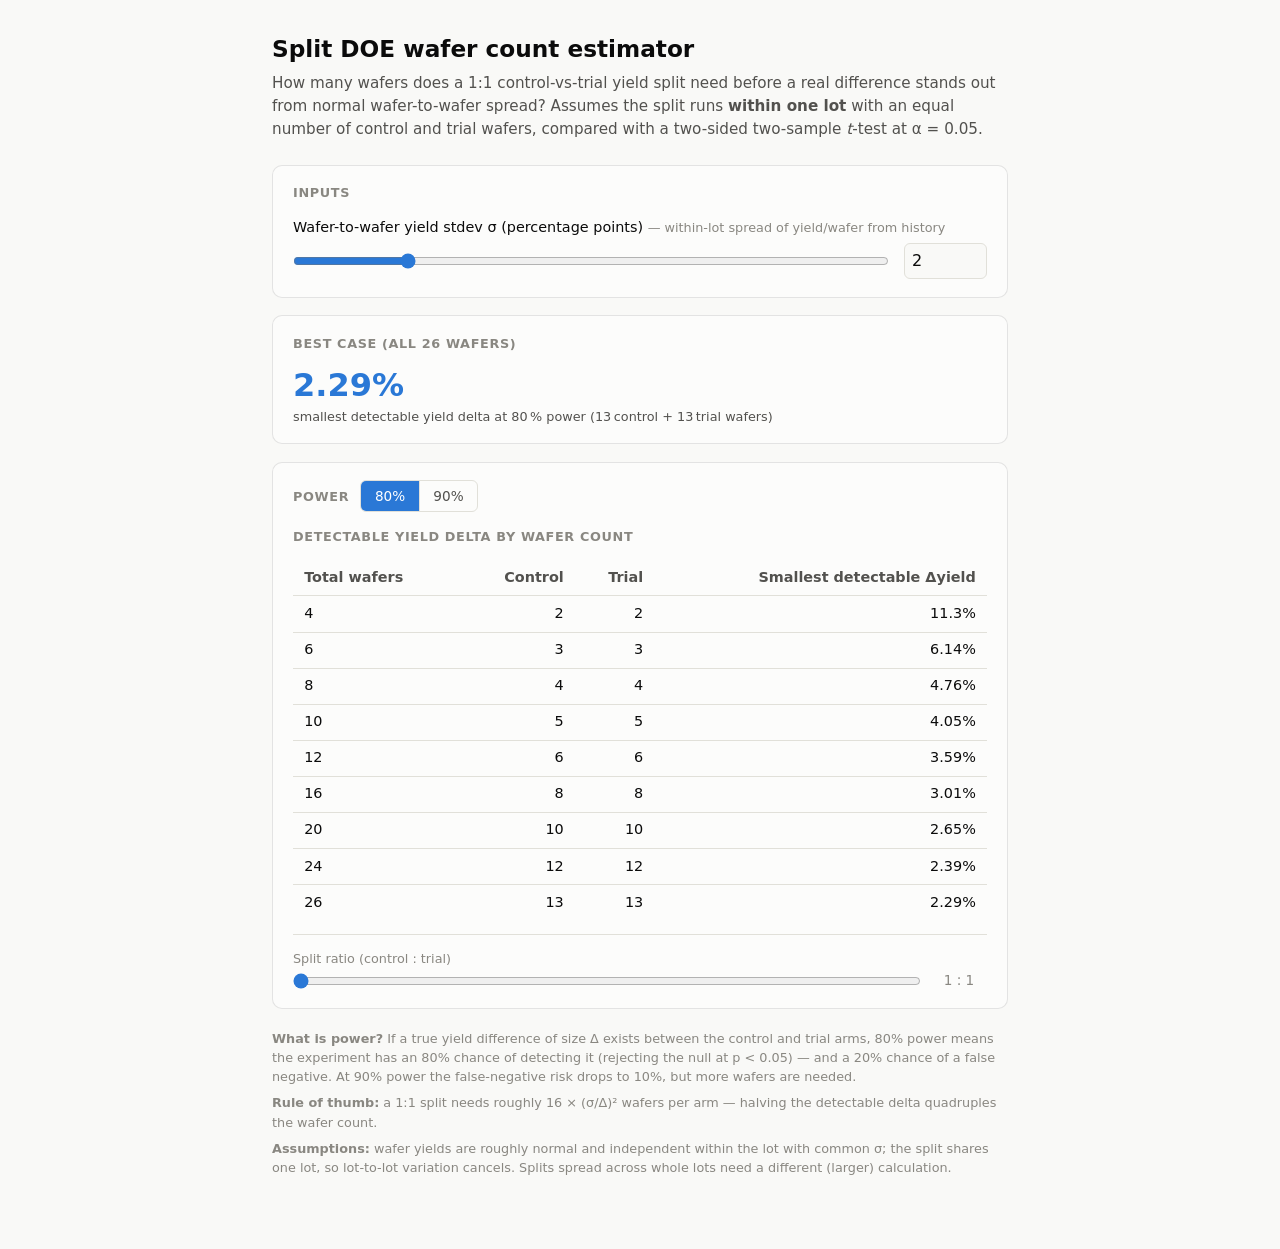
<file: tools/split_doe_power.html>
<!DOCTYPE html>
<html lang="en">
<head>
<meta charset="utf-8">
<meta name="viewport" content="width=device-width, initial-scale=1">
<title>Split DOE wafer count estimator</title>
<style>
  :root {
    color-scheme: light;
    --page:           #f9f9f7;
    --surface-1:      #fcfcfb;
    --text-primary:   #0b0b0b;
    --text-secondary: #52514e;
    --text-muted:     #898781;
    --hairline:       #e1e0d9;
    --border:         rgba(11, 11, 11, 0.10);
    --accent:         #2a78d6;
    --accent-soft:    #cde2fb;
    --serious:        #ec835a;
    --critical:       #d03b3b;
  }
  @media (prefers-color-scheme: dark) {
    :root {
      color-scheme: dark;
      --page:           #0d0d0d;
      --surface-1:      #1a1a19;
      --text-primary:   #ffffff;
      --text-secondary: #c3c2b7;
      --text-muted:     #898781;
      --hairline:       #2c2c2a;
      --border:         rgba(255, 255, 255, 0.10);
      --accent:         #3987e5;
      --accent-soft:    #104281;
      --serious:        #ec835a;
      --critical:       #d03b3b;
    }
  }
  * { box-sizing: border-box; margin: 0; }
  body {
    background: var(--page);
    color: var(--text-primary);
    font-family: system-ui, -apple-system, "Segoe UI", sans-serif;
    line-height: 1.5;
    padding: 2rem 1rem 4rem;
  }
  main { max-width: 46rem; margin: 0 auto; }
  h1 { font-size: 1.45rem; margin-bottom: 0.35rem; }
  .subtitle { color: var(--text-secondary); margin-bottom: 1.5rem; font-size: 0.95rem; }
  .card {
    background: var(--surface-1);
    border: 1px solid var(--border);
    border-radius: 10px;
    padding: 1.1rem 1.25rem;
    margin-bottom: 1.1rem;
  }
  .card h2 {
    font-size: 0.8rem;
    text-transform: uppercase;
    letter-spacing: 0.05em;
    color: var(--text-muted);
    margin-bottom: 0.9rem;
    font-weight: 600;
  }
  .control { margin-bottom: 1.05rem; }
  .control:last-child { margin-bottom: 0; }
  .control label { display: block; font-size: 0.9rem; margin-bottom: 0.3rem; }
  .control .hint { color: var(--text-muted); font-size: 0.8rem; }
  .row { display: flex; align-items: center; gap: 0.9rem; }
  input[type="range"] { flex: 1; accent-color: var(--accent); }
  input[type="number"] {
    width: 5.2rem;
    padding: 0.3rem 0.45rem;
    font: inherit;
    font-variant-numeric: tabular-nums;
    color: var(--text-primary);
    background: var(--page);
    border: 1px solid var(--hairline);
    border-radius: 6px;
  }
  /* stat tile */
  .tile { display: flex; flex-wrap: wrap; gap: 2rem; }
  .tile .stat .value {
    font-size: 2rem;
    font-weight: 650;
    color: var(--accent);
    line-height: 1.15;
  }
  .tile .stat .label { font-size: 0.8rem; color: var(--text-secondary); margin-top: 0.15rem; }
  /* table */
  .table-wrap { overflow-x: auto; }
  table { border-collapse: collapse; width: 100%; font-size: 0.9rem; }
  th, td {
    padding: 0.42rem 0.7rem;
    text-align: right;
    font-variant-numeric: tabular-nums;
    border-bottom: 1px solid var(--hairline);
    white-space: nowrap;
  }
  th { color: var(--text-secondary); font-weight: 600; }
  th:first-child, td:first-child { text-align: left; }
  tbody tr:last-child td { border-bottom: none; }
  /* segmented toggle */
  .toggle-row { display: flex; align-items: center; gap: 0.7rem; margin-bottom: 0.9rem; }
  .toggle-row .toggle-label { font-size: 0.8rem; color: var(--text-muted); font-weight: 600; text-transform: uppercase; letter-spacing: 0.05em; }
  .seg { display: inline-flex; border: 1px solid var(--hairline); border-radius: 6px; overflow: hidden; }
  .seg button {
    font: inherit; font-size: 0.85rem; padding: 0.3rem 0.85rem;
    border: none; background: transparent; color: var(--text-secondary);
    cursor: pointer; transition: background 0.15s, color 0.15s;
  }
  .seg button + button { border-left: 1px solid var(--hairline); }
  .seg button.active { background: var(--accent); color: #fff; }
  /* secondary controls below table */
  .secondary { margin-top: 0.9rem; padding-top: 0.7rem; border-top: 1px solid var(--hairline); }
  .secondary label { font-size: 0.8rem; color: var(--text-muted); }
  .secondary .row { gap: 0.6rem; }
  .ratio-value {
    min-width: 3.5rem;
    text-align: center;
    font-variant-numeric: tabular-nums;
    font-size: 0.85rem;
    color: var(--text-muted);
  }
  .footnote { color: var(--text-muted); font-size: 0.8rem; margin-top: 1.2rem; }
  .footnote p { margin-bottom: 0.45rem; }
</style>
</head>
<body>
<main>
  <h1>Split DOE wafer count estimator</h1>
  <p class="subtitle">
    How many wafers does a 1:1 control-vs-trial yield split need before a real
    difference stands out from normal wafer-to-wafer spread? Assumes the split
    runs <strong>within one lot</strong> with an equal number of control and
    trial wafers, compared with a two-sided two-sample <em>t</em>-test at
    &alpha;&nbsp;=&nbsp;0.05.
  </p>

  <div class="card">
    <h2>Inputs</h2>
    <div class="control">
      <label for="sigma">Wafer-to-wafer yield stdev &sigma; (percentage points)
        <span class="hint">— within-lot spread of yield/wafer from history</span></label>
      <div class="row">
        <input type="range" id="sigma" min="0.2" max="10" step="0.1" value="2">
        <input type="number" id="sigmaNum" min="0.2" max="10" step="0.1" value="2">
      </div>
    </div>
  </div>

  <div class="card">
    <h2>Best case (all 26 wafers)</h2>
    <div class="tile">
      <div class="stat">
        <div class="value" id="mde80">&ndash;</div>
        <div class="label" id="mde80label">smallest detectable yield delta at 80% power</div>
      </div>
    </div>
  </div>

  <div class="card">
    <div class="toggle-row">
      <span class="toggle-label">Power</span>
      <div class="seg" id="powerToggle">
        <button class="active" data-power="0.8">80%</button>
        <button data-power="0.9">90%</button>
      </div>
    </div>
    <h2>Detectable yield delta by wafer count</h2>
    <div class="table-wrap">
      <table id="results">
        <thead>
          <tr>
            <th>Total wafers</th>
            <th>Control</th>
            <th>Trial</th>
            <th>Smallest detectable &Delta;yield</th>
          </tr>
        </thead>
        <tbody></tbody>
      </table>
    </div>
    <div class="secondary">
      <label for="ratio">Split ratio (control : trial)</label>
      <div class="row">
        <input type="range" id="ratio" min="0" max="4" step="1" value="0">
        <span class="ratio-value" id="ratioLabel">1 : 1</span>
      </div>
    </div>
  </div>

  <div class="footnote">
    <p><strong>What is power?</strong> If a true yield difference of size
    &Delta; exists between the control and trial arms, 80% power means the
    experiment has an 80% chance of detecting it (rejecting the null at
    p&nbsp;&lt;&nbsp;0.05) — and a 20% chance of a false negative. At 90%
    power the false-negative risk drops to 10%, but more wafers are needed.</p>
    <p><strong>Rule of thumb:</strong> a 1:1 split needs roughly
    16&nbsp;&times;&nbsp;(&sigma;/&Delta;)&sup2; wafers per arm — halving the
    detectable delta quadruples the wafer count.</p>
    <p><strong>Assumptions:</strong> wafer yields are roughly normal and
    independent within the lot with common &sigma;; the split shares one lot,
    so lot-to-lot variation cancels. Splits spread across whole lots need a
    different (larger) calculation.</p>
  </div>
</main>

<script>
"use strict";

/* ---------- distribution math (verified against scipy/statsmodels) ------- */

function gammaln(x) {
  const cof = [76.18009172947146, -86.50532032941677, 24.01409824083091,
    -1.231739572450155, 0.1208650973866179e-2, -0.5395239384953e-5];
  let y = x, tmp = x + 5.5;
  tmp -= (x + 0.5) * Math.log(tmp);
  let ser = 1.000000000190015;
  for (let j = 0; j < 6; j++) ser += cof[j] / ++y;
  return -tmp + Math.log((2.5066282746310005 * ser) / x);
}

function betacf(x, a, b) {
  const fpmin = 1e-30, qab = a + b, qap = a + 1, qam = a - 1;
  let c = 1, d = 1 - (qab * x) / qap;
  if (Math.abs(d) < fpmin) d = fpmin;
  d = 1 / d;
  let h = d;
  for (let m = 1; m <= 200; m++) {
    const m2 = 2 * m;
    let aa = (m * (b - m) * x) / ((qam + m2) * (a + m2));
    d = 1 + aa * d; if (Math.abs(d) < fpmin) d = fpmin;
    c = 1 + aa / c; if (Math.abs(c) < fpmin) c = fpmin;
    d = 1 / d; h *= d * c;
    aa = (-(a + m) * (qab + m) * x) / ((a + m2) * (qap + m2));
    d = 1 + aa * d; if (Math.abs(d) < fpmin) d = fpmin;
    c = 1 + aa / c; if (Math.abs(c) < fpmin) c = fpmin;
    d = 1 / d;
    const del = d * c;
    h *= del;
    if (Math.abs(del - 1) < 3e-9) break;
  }
  return h;
}

function ibeta(x, a, b) {
  if (x <= 0) return 0;
  if (x >= 1) return 1;
  const bt = Math.exp(gammaln(a + b) - gammaln(a) - gammaln(b) +
    a * Math.log(x) + b * Math.log(1 - x));
  if (x < (a + 1) / (a + b + 2)) return (bt * betacf(x, a, b)) / a;
  return 1 - (bt * betacf(1 - x, b, a)) / b;
}

function ibetainv(p, a, b) {
  if (p <= 0) return 0;
  if (p >= 1) return 1;
  let lo = 0, hi = 1, x = 0.5;
  for (let i = 0; i < 100; i++) {
    x = 0.5 * (lo + hi);
    if (ibeta(x, a, b) < p) lo = x; else hi = x;
  }
  return x;
}

function normQuantile(p) {
  const a = [-3.969683028665376e1, 2.209460984245205e2, -2.759285104469687e2,
    1.383577518672690e2, -3.066479806614716e1, 2.506628277459239];
  const b = [-5.447609879822406e1, 1.615858368580409e2, -1.556989798598866e2,
    6.680131188771972e1, -1.328068155288572e1];
  const c = [-7.784894002430293e-3, -3.223964580411365e-1, -2.400758277161838,
    -2.549732539343734, 4.374664141464968, 2.938163982698783];
  const d = [7.784695709041462e-3, 3.224671290700398e-1, 2.445134137142996,
    3.754408661907416];
  const plow = 0.02425;
  let q, r;
  if (p < plow) {
    q = Math.sqrt(-2 * Math.log(p));
    return (((((c[0] * q + c[1]) * q + c[2]) * q + c[3]) * q + c[4]) * q + c[5]) /
      ((((d[0] * q + d[1]) * q + d[2]) * q + d[3]) * q + 1);
  }
  if (p <= 1 - plow) {
    q = p - 0.5; r = q * q;
    return ((((((a[0] * r + a[1]) * r + a[2]) * r + a[3]) * r + a[4]) * r + a[5]) * q) /
      (((((b[0] * r + b[1]) * r + b[2]) * r + b[3]) * r + b[4]) * r + 1);
  }
  q = Math.sqrt(-2 * Math.log(1 - p));
  return -(((((c[0] * q + c[1]) * q + c[2]) * q + c[3]) * q + c[4]) * q + c[5]) /
    ((((d[0] * q + d[1]) * q + d[2]) * q + d[3]) * q + 1);
}

function tQuantile(p, df) {
  if (!isFinite(df)) return normQuantile(p);
  const p2 = p < 0.5 ? 2 * p : 2 * (1 - p);
  const x = ibetainv(p2, df / 2, 0.5);
  const t = Math.sqrt((df * (1 - x)) / x);
  return p < 0.5 ? -t : t;
}

function normCdf(x) {
  const z = Math.abs(x) / Math.SQRT2;
  const t = 1 / (1 + 0.5 * z);
  const erfc = t * Math.exp(
    -z * z - 1.26551223 + t * (1.00002368 + t * (0.37409196 +
    t * (0.09678418 + t * (-0.18628806 + t * (0.27886807 +
    t * (-1.13520398 + t * (1.48851587 + t * (-0.82215223 +
    t * 0.17087277)))))))));
  const half = erfc / 2;
  return x >= 0 ? 1 - half : half;
}

function exactPower(nC, nT, sigma, delta, alpha) {
  const df = nC + nT - 2;
  const se = sigma * Math.sqrt(1 / nC + 1 / nT);
  const ncp = delta / se;
  const tCrit = tQuantile(1 - alpha / 2, df);
  const sd = Math.sqrt(2 * df);
  const lo = Math.max(1e-9, df - 10 * sd);
  const hi = df + 10 * sd;
  const n = 400;
  const h = (hi - lo) / n;
  const logNorm = -gammaln(df / 2) - (df / 2) * Math.LN2;
  let sum = 0;
  for (let i = 0; i <= n; i++) {
    const u = lo + i * h;
    const logPdf = logNorm + (df / 2 - 1) * Math.log(u) - u / 2;
    const s = Math.sqrt(u / df);
    const p = 1 - normCdf(tCrit * s - ncp) + normCdf(-tCrit * s - ncp);
    const w = i === 0 || i === n ? 1 : i % 2 === 1 ? 4 : 2;
    sum += w * Math.exp(logPdf) * p;
  }
  return (sum * h) / 3;
}

/* ---------- estimator ---------------------------------------------------- */

const ALPHA = 0.05;

// ratio = control:trial, always >= 1 so control >= trial
const RATIOS = [
  { r: 1, label: "1 : 1" },
  { r: 2, label: "2 : 1" },
  { r: 3, label: "3 : 1" },
  { r: 4, label: "4 : 1" },
  { r: 5, label: "5 : 1" },
];

function minDetectableDelta(sigma, totalWafers, ratio, power) {
  const nT = Math.max(2, Math.floor(totalWafers / (1 + ratio)));
  const nC = totalWafers - nT;
  if (nC < 2) return null;
  let lo = 1e-6, hi = 100 * sigma;
  for (let i = 0; i < 60; i++) {
    const mid = 0.5 * (lo + hi);
    if (exactPower(nC, nT, sigma, mid, ALPHA) < power) lo = mid; else hi = mid;
  }
  return { delta: 0.5 * (lo + hi), nControl: nC, nTrial: nT };
}

/* ---------- UI ----------------------------------------------------------- */

const $ = (id) => document.getElementById(id);

function fmtPct(x) {
  return (x >= 10 ? x.toFixed(1) : x.toFixed(2)).replace(/\.?0+$/, "") + "%";
}

function selectedPower() {
  const btn = $("powerToggle").querySelector(".active");
  return parseFloat(btn.dataset.power);
}

function render() {
  const sigma = parseFloat($("sigmaNum").value) || parseFloat($("sigma").value);
  const lot = 26;
  const power = selectedPower();
  const pctLabel = power === 0.9 ? "90" : "80";
  const ratio = RATIOS[parseInt($("ratio").value, 10)];

  $("ratioLabel").textContent = ratio.label;

  const mde = minDetectableDelta(sigma, lot, ratio.r, power);
  if (mde) {
    $("mde80").textContent = fmtPct(mde.delta);
    $("mde80label").textContent =
      `smallest detectable yield delta at ${pctLabel}\u2009% power ` +
      `(${mde.nControl}\u2009control + ${mde.nTrial}\u2009trial wafers)`;
  } else {
    $("mde80").textContent = "\u2013";
    $("mde80label").textContent = "lot too small for this split";
  }

  /* build table rows for total-wafer counts up to 26 */
  const rows = [4, 6, 8, 10, 12, 16, 20, 24, 26];

  const tbody = $("results").querySelector("tbody");
  tbody.textContent = "";
  for (const n of rows) {
    const result = minDetectableDelta(sigma, n, ratio.r, power);
    const tr = document.createElement("tr");
    const deltaStr = result ? fmtPct(result.delta) : "\u2013";
    const nC = result ? result.nControl : "\u2013";
    const nT = result ? result.nTrial : "\u2013";
    tr.innerHTML =
      `<td>${n}</td>` +
      `<td>${nC}</td>` +
      `<td>${nT}</td>` +
      `<td>${deltaStr}</td>`;
    tbody.appendChild(tr);
  }
}

$("sigma").addEventListener("input", () => { $("sigmaNum").value = $("sigma").value; render(); });
$("sigmaNum").addEventListener("input", () => {
  const v = parseFloat($("sigmaNum").value);
  if (!isNaN(v) && v > 0) { $("sigma").value = Math.min(10, Math.max(0.2, v)); render(); }
});
$("ratio").addEventListener("input", render);

$("powerToggle").addEventListener("click", (e) => {
  const btn = e.target.closest("button");
  if (!btn) return;
  for (const b of $("powerToggle").querySelectorAll("button")) b.classList.remove("active");
  btn.classList.add("active");
  render();
});

render();
</script>
</body>
</html>
</file>
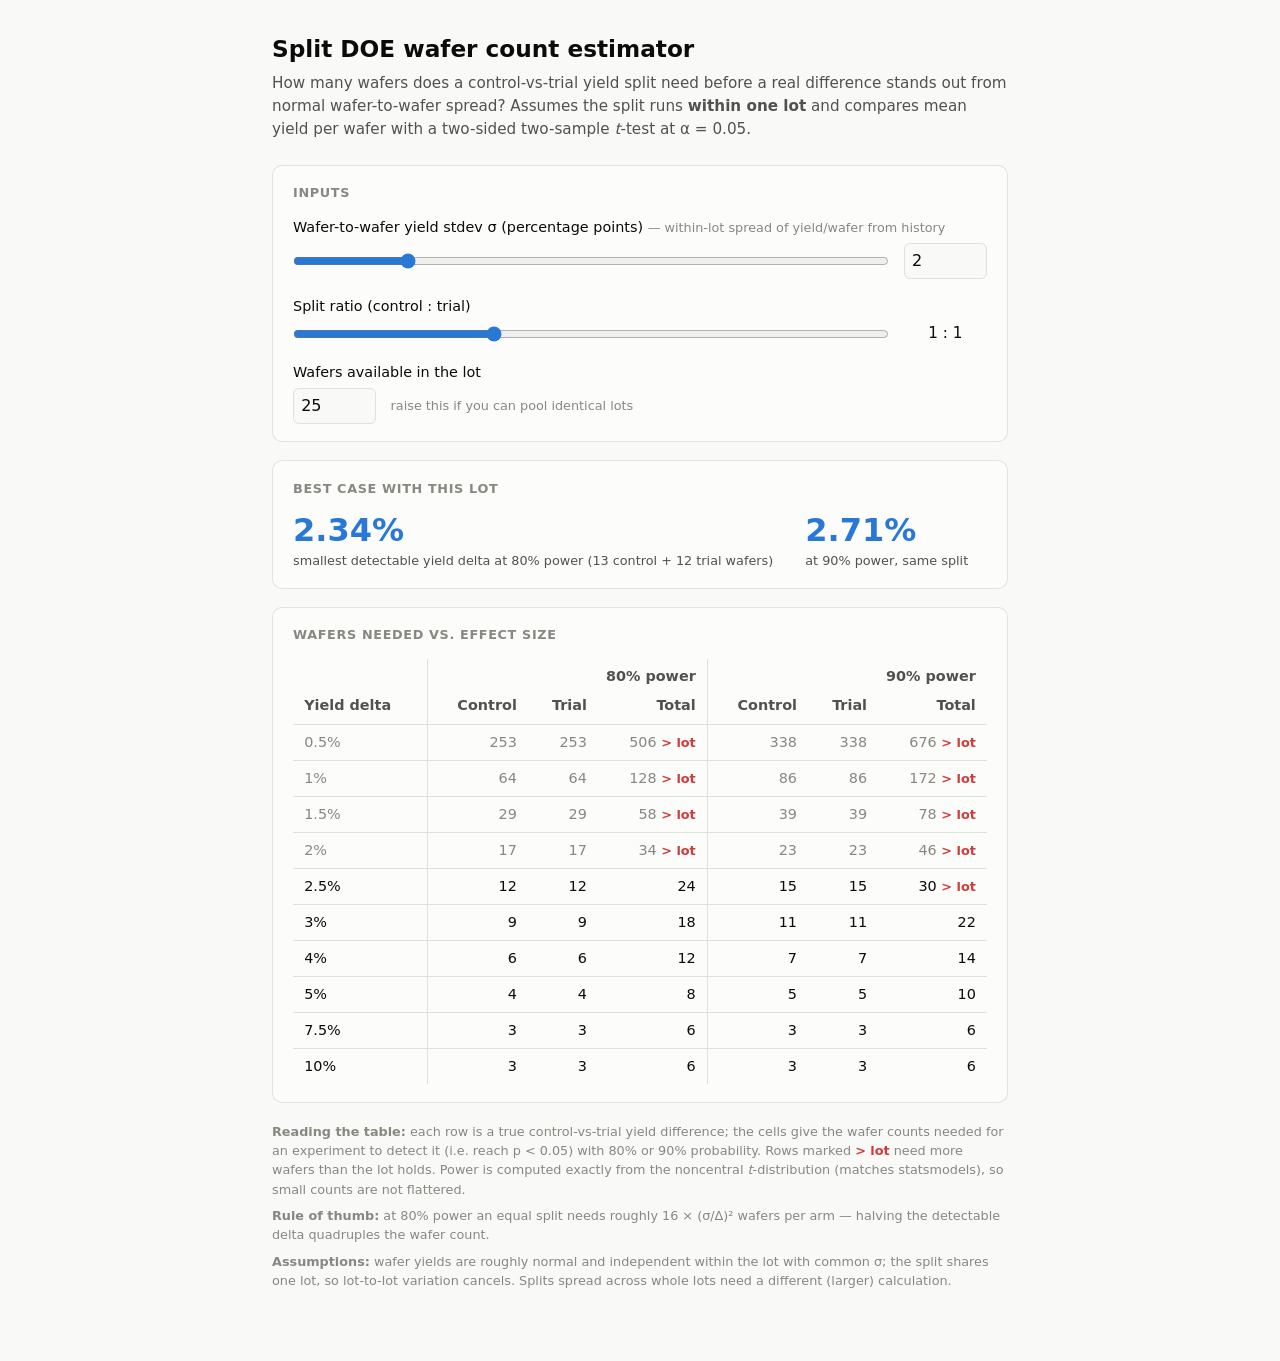
<file: docs/tools/split_doe_power.html>
<!DOCTYPE html>
<html lang="en">
<head>
<meta charset="utf-8">
<meta name="viewport" content="width=device-width, initial-scale=1">
<title>Split DOE wafer count estimator</title>
<style>
  :root {
    color-scheme: light;
    --page:           #f9f9f7;
    --surface-1:      #fcfcfb;
    --text-primary:   #0b0b0b;
    --text-secondary: #52514e;
    --text-muted:     #898781;
    --hairline:       #e1e0d9;
    --border:         rgba(11, 11, 11, 0.10);
    --accent:         #2a78d6;
    --accent-soft:    #cde2fb;
    --serious:        #ec835a;
    --critical:       #d03b3b;
  }
  @media (prefers-color-scheme: dark) {
    :root {
      color-scheme: dark;
      --page:           #0d0d0d;
      --surface-1:      #1a1a19;
      --text-primary:   #ffffff;
      --text-secondary: #c3c2b7;
      --text-muted:     #898781;
      --hairline:       #2c2c2a;
      --border:         rgba(255, 255, 255, 0.10);
      --accent:         #3987e5;
      --accent-soft:    #104281;
      --serious:        #ec835a;
      --critical:       #d03b3b;
    }
  }
  * { box-sizing: border-box; margin: 0; }
  body {
    background: var(--page);
    color: var(--text-primary);
    font-family: system-ui, -apple-system, "Segoe UI", sans-serif;
    line-height: 1.5;
    padding: 2rem 1rem 4rem;
  }
  main { max-width: 46rem; margin: 0 auto; }
  h1 { font-size: 1.45rem; margin-bottom: 0.35rem; }
  .subtitle { color: var(--text-secondary); margin-bottom: 1.5rem; font-size: 0.95rem; }
  .card {
    background: var(--surface-1);
    border: 1px solid var(--border);
    border-radius: 10px;
    padding: 1.1rem 1.25rem;
    margin-bottom: 1.1rem;
  }
  .card h2 {
    font-size: 0.8rem;
    text-transform: uppercase;
    letter-spacing: 0.05em;
    color: var(--text-muted);
    margin-bottom: 0.9rem;
    font-weight: 600;
  }
  .control { margin-bottom: 1.05rem; }
  .control:last-child { margin-bottom: 0; }
  .control label { display: block; font-size: 0.9rem; margin-bottom: 0.3rem; }
  .control .hint { color: var(--text-muted); font-size: 0.8rem; }
  .row { display: flex; align-items: center; gap: 0.9rem; }
  input[type="range"] { flex: 1; accent-color: var(--accent); }
  input[type="number"] {
    width: 5.2rem;
    padding: 0.3rem 0.45rem;
    font: inherit;
    font-variant-numeric: tabular-nums;
    color: var(--text-primary);
    background: var(--page);
    border: 1px solid var(--hairline);
    border-radius: 6px;
  }
  .ratio-value {
    min-width: 5.2rem;
    text-align: center;
    font-variant-numeric: tabular-nums;
    font-size: 0.95rem;
  }
  /* stat tile */
  .tile { display: flex; flex-wrap: wrap; gap: 2rem; }
  .tile .stat .value {
    font-size: 2rem;
    font-weight: 650;
    color: var(--accent);
    line-height: 1.15;
  }
  .tile .stat .label { font-size: 0.8rem; color: var(--text-secondary); margin-top: 0.15rem; }
  /* table */
  .table-wrap { overflow-x: auto; }
  table { border-collapse: collapse; width: 100%; font-size: 0.9rem; }
  th, td {
    padding: 0.42rem 0.7rem;
    text-align: right;
    font-variant-numeric: tabular-nums;
    border-bottom: 1px solid var(--hairline);
    white-space: nowrap;
  }
  th { color: var(--text-secondary); font-weight: 600; }
  thead .group th { border-bottom: none; padding-bottom: 0.1rem; }
  th:first-child, td:first-child { text-align: left; }
  tbody tr:last-child td { border-bottom: none; }
  td.fits { color: var(--text-primary); }
  tr.over td { color: var(--text-muted); }
  .flag { color: var(--critical); font-size: 0.8rem; font-weight: 600; }
  .divider-col { border-left: 1px solid var(--hairline); }
  .footnote { color: var(--text-muted); font-size: 0.8rem; margin-top: 1.2rem; }
  .footnote p { margin-bottom: 0.45rem; }
</style>
</head>
<body>
<main>
  <h1>Split DOE wafer count estimator</h1>
  <p class="subtitle">
    How many wafers does a control-vs-trial yield split need before a real
    difference stands out from normal wafer-to-wafer spread? Assumes the split
    runs <strong>within one lot</strong> and compares mean yield per wafer with
    a two-sided two-sample <em>t</em>-test at &alpha;&nbsp;=&nbsp;0.05.
  </p>

  <div class="card">
    <h2>Inputs</h2>
    <div class="control">
      <label for="sigma">Wafer-to-wafer yield stdev &sigma; (percentage points)
        <span class="hint">— within-lot spread of yield/wafer from history</span></label>
      <div class="row">
        <input type="range" id="sigma" min="0.2" max="10" step="0.1" value="2">
        <input type="number" id="sigmaNum" min="0.2" max="10" step="0.1" value="2">
      </div>
    </div>
    <div class="control">
      <label for="ratio">Split ratio (control : trial)</label>
      <div class="row">
        <input type="range" id="ratio" min="0" max="6" step="1" value="2">
        <span class="ratio-value" id="ratioLabel">1 : 1</span>
      </div>
    </div>
    <div class="control">
      <label for="lot">Wafers available in the lot</label>
      <div class="row">
        <input type="number" id="lot" min="4" max="500" step="1" value="25">
        <span class="hint">raise this if you can pool identical lots</span>
      </div>
    </div>
  </div>

  <div class="card">
    <h2>Best case with this lot</h2>
    <div class="tile">
      <div class="stat">
        <div class="value" id="mde80">–</div>
        <div class="label" id="mde80label">smallest detectable yield delta at 80% power</div>
      </div>
      <div class="stat">
        <div class="value" id="mde90">–</div>
        <div class="label">at 90% power, same split</div>
      </div>
    </div>
  </div>

  <div class="card">
    <h2>Wafers needed vs. effect size</h2>
    <div class="table-wrap">
      <table id="results">
        <thead>
          <tr class="group">
            <th></th>
            <th colspan="3" class="divider-col">80% power</th>
            <th colspan="3" class="divider-col">90% power</th>
          </tr>
          <tr>
            <th>Yield delta</th>
            <th class="divider-col">Control</th><th>Trial</th><th>Total</th>
            <th class="divider-col">Control</th><th>Trial</th><th>Total</th>
          </tr>
        </thead>
        <tbody></tbody>
      </table>
    </div>
  </div>

  <div class="footnote">
    <p><strong>Reading the table:</strong> each row is a true control-vs-trial
    yield difference; the cells give the wafer counts needed for an experiment
    to detect it (i.e. reach p&nbsp;&lt;&nbsp;0.05) with 80% or 90%
    probability. Rows marked <span class="flag">&gt; lot</span> need more
    wafers than the lot holds. Power is computed exactly from the noncentral
    <em>t</em>-distribution (matches statsmodels), so small counts are not
    flattered.</p>
    <p><strong>Rule of thumb:</strong> at 80% power an equal split needs
    roughly 16&nbsp;&times;&nbsp;(&sigma;/&Delta;)&sup2; wafers per arm —
    halving the detectable delta quadruples the wafer count.</p>
    <p><strong>Assumptions:</strong> wafer yields are roughly normal and
    independent within the lot with common &sigma;; the split shares one lot,
    so lot-to-lot variation cancels. Splits spread across whole lots need a
    different (larger) calculation.</p>
  </div>
</main>

<script>
"use strict";

/* ---------- distribution math (verified against scipy/statsmodels) ------- */

function gammaln(x) {
  const cof = [76.18009172947146, -86.50532032941677, 24.01409824083091,
    -1.231739572450155, 0.1208650973866179e-2, -0.5395239384953e-5];
  let y = x, tmp = x + 5.5;
  tmp -= (x + 0.5) * Math.log(tmp);
  let ser = 1.000000000190015;
  for (let j = 0; j < 6; j++) ser += cof[j] / ++y;
  return -tmp + Math.log((2.5066282746310005 * ser) / x);
}

function betacf(x, a, b) {
  const fpmin = 1e-30, qab = a + b, qap = a + 1, qam = a - 1;
  let c = 1, d = 1 - (qab * x) / qap;
  if (Math.abs(d) < fpmin) d = fpmin;
  d = 1 / d;
  let h = d;
  for (let m = 1; m <= 200; m++) {
    const m2 = 2 * m;
    let aa = (m * (b - m) * x) / ((qam + m2) * (a + m2));
    d = 1 + aa * d; if (Math.abs(d) < fpmin) d = fpmin;
    c = 1 + aa / c; if (Math.abs(c) < fpmin) c = fpmin;
    d = 1 / d; h *= d * c;
    aa = (-(a + m) * (qab + m) * x) / ((a + m2) * (qap + m2));
    d = 1 + aa * d; if (Math.abs(d) < fpmin) d = fpmin;
    c = 1 + aa / c; if (Math.abs(c) < fpmin) c = fpmin;
    d = 1 / d;
    const del = d * c;
    h *= del;
    if (Math.abs(del - 1) < 3e-9) break;
  }
  return h;
}

function ibeta(x, a, b) {
  if (x <= 0) return 0;
  if (x >= 1) return 1;
  const bt = Math.exp(gammaln(a + b) - gammaln(a) - gammaln(b) +
    a * Math.log(x) + b * Math.log(1 - x));
  if (x < (a + 1) / (a + b + 2)) return (bt * betacf(x, a, b)) / a;
  return 1 - (bt * betacf(1 - x, b, a)) / b;
}

function ibetainv(p, a, b) {
  if (p <= 0) return 0;
  if (p >= 1) return 1;
  let lo = 0, hi = 1, x = 0.5;
  for (let i = 0; i < 100; i++) {
    x = 0.5 * (lo + hi);
    if (ibeta(x, a, b) < p) lo = x; else hi = x;
  }
  return x;
}

function normQuantile(p) {
  const a = [-3.969683028665376e1, 2.209460984245205e2, -2.759285104469687e2,
    1.383577518672690e2, -3.066479806614716e1, 2.506628277459239];
  const b = [-5.447609879822406e1, 1.615858368580409e2, -1.556989798598866e2,
    6.680131188771972e1, -1.328068155288572e1];
  const c = [-7.784894002430293e-3, -3.223964580411365e-1, -2.400758277161838,
    -2.549732539343734, 4.374664141464968, 2.938163982698783];
  const d = [7.784695709041462e-3, 3.224671290700398e-1, 2.445134137142996,
    3.754408661907416];
  const plow = 0.02425;
  let q, r;
  if (p < plow) {
    q = Math.sqrt(-2 * Math.log(p));
    return (((((c[0] * q + c[1]) * q + c[2]) * q + c[3]) * q + c[4]) * q + c[5]) /
      ((((d[0] * q + d[1]) * q + d[2]) * q + d[3]) * q + 1);
  }
  if (p <= 1 - plow) {
    q = p - 0.5; r = q * q;
    return ((((((a[0] * r + a[1]) * r + a[2]) * r + a[3]) * r + a[4]) * r + a[5]) * q) /
      (((((b[0] * r + b[1]) * r + b[2]) * r + b[3]) * r + b[4]) * r + 1);
  }
  q = Math.sqrt(-2 * Math.log(1 - p));
  return -(((((c[0] * q + c[1]) * q + c[2]) * q + c[3]) * q + c[4]) * q + c[5]) /
    ((((d[0] * q + d[1]) * q + d[2]) * q + d[3]) * q + 1);
}

function tQuantile(p, df) {
  if (!isFinite(df)) return normQuantile(p);
  const p2 = p < 0.5 ? 2 * p : 2 * (1 - p);
  const x = ibetainv(p2, df / 2, 0.5);
  const t = Math.sqrt((df * (1 - x)) / x);
  return p < 0.5 ? -t : t;
}

function normCdf(x) {
  const z = Math.abs(x) / Math.SQRT2;
  const t = 1 / (1 + 0.5 * z);
  const erfc = t * Math.exp(
    -z * z - 1.26551223 + t * (1.00002368 + t * (0.37409196 +
    t * (0.09678418 + t * (-0.18628806 + t * (0.27886807 +
    t * (-1.13520398 + t * (1.48851587 + t * (-0.82215223 +
    t * 0.17087277)))))))));
  const half = erfc / 2;
  return x >= 0 ? 1 - half : half;
}

// Exact power of a two-sided two-sample t-test: integrate the noncentral-t
// tail probabilities over the chi-square distribution of the pooled variance.
function exactPower(nC, nT, sigma, delta, alpha) {
  const df = nC + nT - 2;
  const se = sigma * Math.sqrt(1 / nC + 1 / nT);
  const ncp = delta / se;
  const tCrit = tQuantile(1 - alpha / 2, df);
  const sd = Math.sqrt(2 * df);
  const lo = Math.max(1e-9, df - 10 * sd);
  const hi = df + 10 * sd;
  const n = 400;
  const h = (hi - lo) / n;
  const logNorm = -gammaln(df / 2) - (df / 2) * Math.LN2;
  let sum = 0;
  for (let i = 0; i <= n; i++) {
    const u = lo + i * h;
    const logPdf = logNorm + (df / 2 - 1) * Math.log(u) - u / 2;
    const s = Math.sqrt(u / df);
    const p = 1 - normCdf(tCrit * s - ncp) + normCdf(-tCrit * s - ncp);
    const w = i === 0 || i === n ? 1 : i % 2 === 1 ? 4 : 2;
    sum += w * Math.exp(logPdf) * p;
  }
  return (sum * h) / 3;
}

/* ---------- estimator ---------------------------------------------------- */

const ALPHA = 0.05;
const N_MAX = 2000; // give up beyond this many trial wafers

// Smallest integer arms (at the given control:trial ratio) reaching `power`.
function wafersNeeded(sigma, delta, ratio, power) {
  const zA = normQuantile(1 - ALPHA / 2);
  const zB = normQuantile(power);
  const raw = ((1 + 1 / ratio) * (zA + zB) ** 2 * sigma ** 2) / delta ** 2;
  let nT = Math.max(2, Math.floor(raw));
  const arms = (t) => ({
    nControl: Math.max(2, Math.ceil(ratio * t - 1e-9)),
    nTrial: t,
  });
  while (nT > 2) {
    const a = arms(nT - 1);
    if (exactPower(a.nControl, a.nTrial, sigma, delta, ALPHA) >= power) nT--;
    else break;
  }
  while (nT <= N_MAX) {
    const a = arms(nT);
    if (exactPower(a.nControl, a.nTrial, sigma, delta, ALPHA) >= power) return a;
    nT++;
  }
  return null;
}

// Smallest detectable delta when the whole lot is used at the given ratio.
function minDetectableDelta(sigma, lotSize, ratio, power) {
  const nT = Math.floor(lotSize / (1 + ratio));
  if (nT < 2) return null;
  const nC = lotSize - nT;
  if (nC < 2) return null;
  let lo = 1e-6, hi = 100 * sigma;
  for (let i = 0; i < 60; i++) {
    const mid = 0.5 * (lo + hi);
    if (exactPower(nC, nT, sigma, mid, ALPHA) < power) lo = mid; else hi = mid;
  }
  return { delta: 0.5 * (lo + hi), nControl: nC, nTrial: nT };
}

/* ---------- UI ----------------------------------------------------------- */

const RATIOS = [
  { r: 1 / 3, label: "1 : 3" },
  { r: 1 / 2, label: "1 : 2" },
  { r: 1,     label: "1 : 1" },
  { r: 2,     label: "2 : 1" },
  { r: 3,     label: "3 : 1" },
  { r: 4,     label: "4 : 1" },
  { r: 5,     label: "5 : 1" },
];
const DELTAS = [0.5, 1, 1.5, 2, 2.5, 3, 4, 5, 7.5, 10];

const $ = (id) => document.getElementById(id);

function fmtPct(x) {
  return (x >= 10 ? x.toFixed(1) : x.toFixed(2)).replace(/\.?0+$/, "") + "%";
}

function render() {
  const sigma = parseFloat($("sigmaNum").value) || parseFloat($("sigma").value);
  const ratio = RATIOS[parseInt($("ratio").value, 10)];
  const lot = Math.max(4, parseInt($("lot").value, 10) || 25);

  $("ratioLabel").textContent = ratio.label;

  const m80 = minDetectableDelta(sigma, lot, ratio.r, 0.8);
  const m90 = minDetectableDelta(sigma, lot, ratio.r, 0.9);
  if (m80) {
    $("mde80").textContent = fmtPct(m80.delta);
    $("mde80label").textContent =
      `smallest detectable yield delta at 80% power ` +
      `(${m80.nControl} control + ${m80.nTrial} trial wafers)`;
    $("mde90").textContent = m90 ? fmtPct(m90.delta) : "–";
  } else {
    $("mde80").textContent = "–";
    $("mde90").textContent = "–";
    $("mde80label").textContent = "lot too small for this split ratio";
  }

  const tbody = $("results").querySelector("tbody");
  tbody.textContent = "";
  for (const delta of DELTAS) {
    const n80 = wafersNeeded(sigma, delta, ratio.r, 0.8);
    const n90 = wafersNeeded(sigma, delta, ratio.r, 0.9);
    const tr = document.createElement("tr");
    const cells = [fmtPct(delta)];
    for (const n of [n80, n90]) {
      if (n) {
        const total = n.nControl + n.nTrial;
        cells.push(String(n.nControl), String(n.nTrial),
          total <= lot ? String(total) : `${total} <span class="flag">&gt; lot</span>`);
      } else {
        cells.push("–", "–", `&gt; ${2 * N_MAX} <span class="flag">&gt; lot</span>`);
      }
    }
    const total80 = n80 ? n80.nControl + n80.nTrial : Infinity;
    tr.className = total80 > lot ? "over" : "";
    tr.innerHTML = cells
      .map((c, i) => {
        const cls = [];
        if (i === 1 || i === 4) cls.push("divider-col");
        return `<td${cls.length ? ` class="${cls.join(" ")}"` : ""}>${c}</td>`;
      })
      .join("");
    tbody.appendChild(tr);
  }
}

$("sigma").addEventListener("input", () => { $("sigmaNum").value = $("sigma").value; render(); });
$("sigmaNum").addEventListener("input", () => {
  const v = parseFloat($("sigmaNum").value);
  if (!isNaN(v) && v > 0) { $("sigma").value = Math.min(10, Math.max(0.2, v)); render(); }
});
$("ratio").addEventListener("input", render);
$("lot").addEventListener("input", render);

render();
</script>
</body>
</html>
</file>
